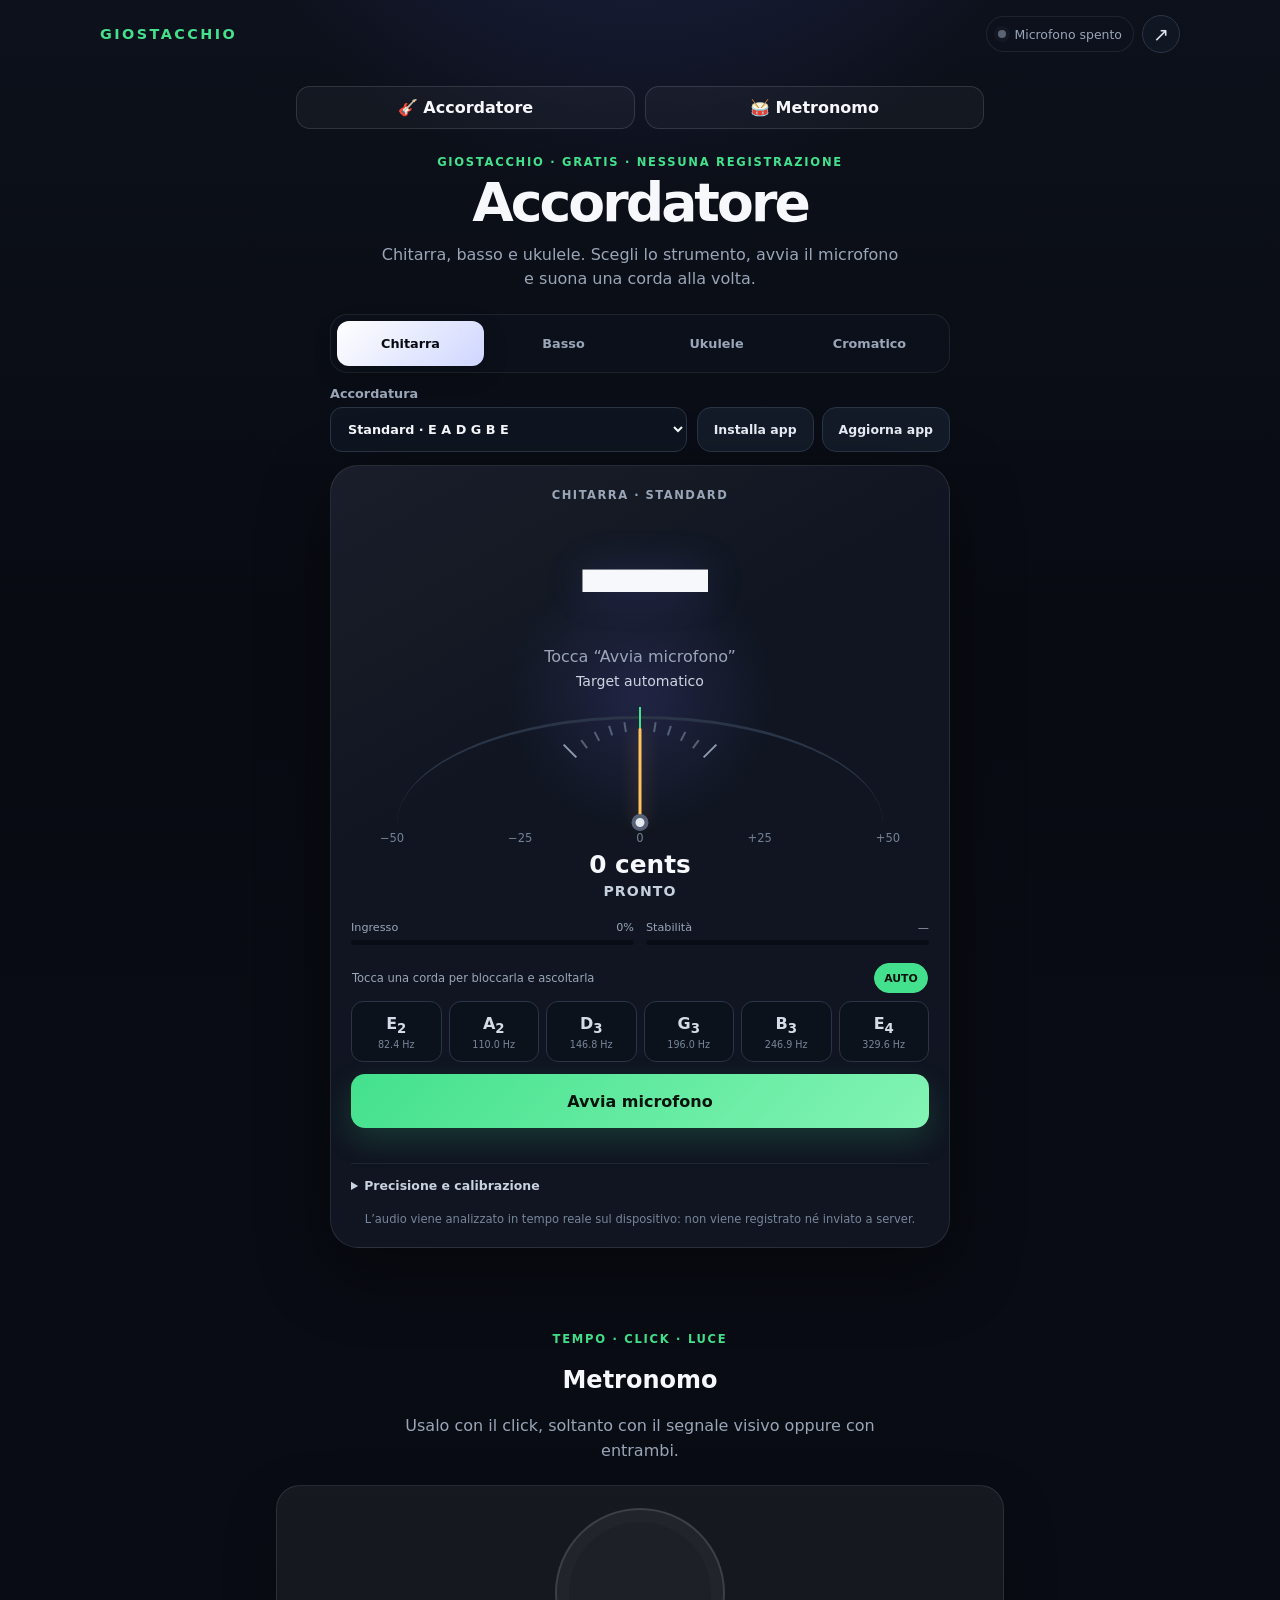
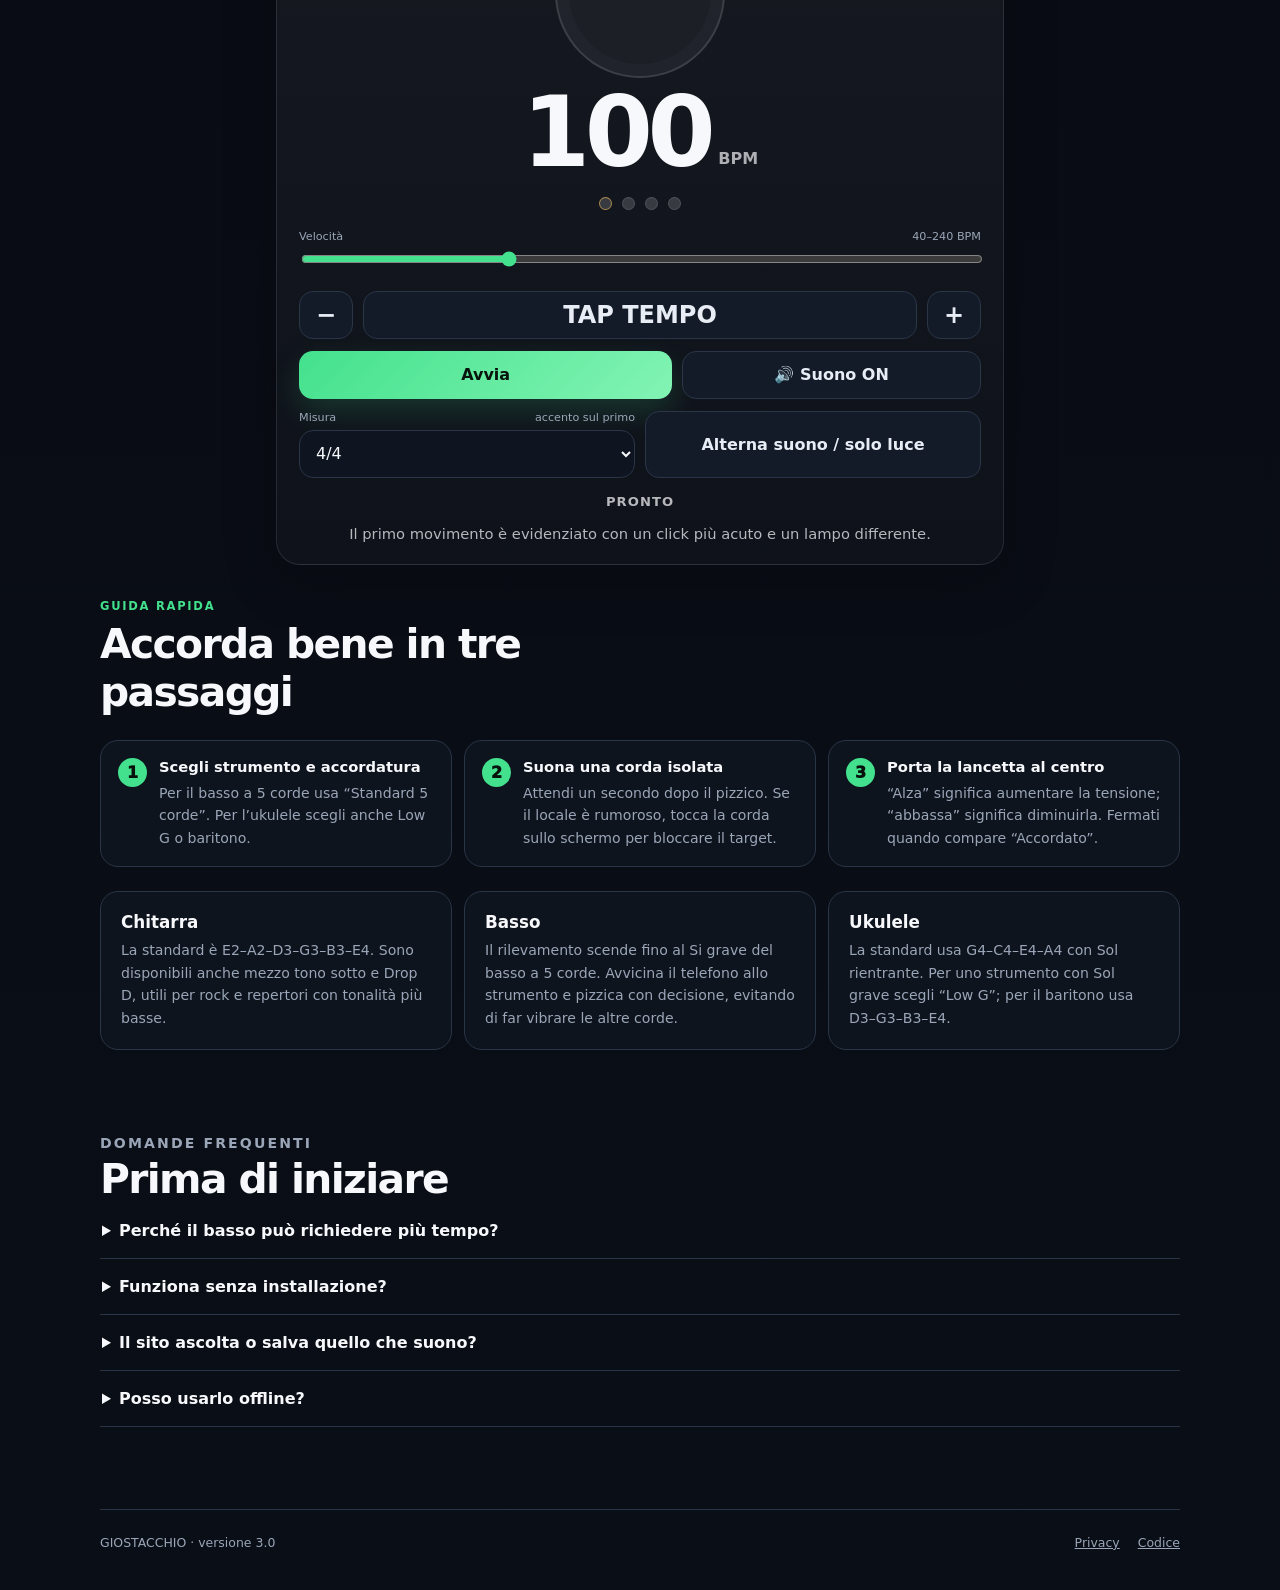
<file: index.html>
<!doctype html>
<html lang="it">
<head>
  <meta charset="utf-8">
  <meta name="viewport" content="width=device-width,initial-scale=1,viewport-fit=cover">
  <meta name="theme-color" content="#080b12">
  <meta name="color-scheme" content="dark">
  <meta name="description" content="GIOSTACCHIO: accordatore e metronomo online gratuito per chitarra, basso e ukulele. Preciso, installabile, con metronomo acustico e visivo.">
  <meta name="robots" content="index,follow">
  <meta property="og:type" content="website">
  <meta property="og:locale" content="it_IT">
  <meta property="og:title" content="GIOSTACCHIO — Accordatore e metronomo">
  <meta property="og:description" content="Accorda e studia il tempo dal browser, gratis e senza registrazione. Microfono elaborato solo sul dispositivo.">
  <meta name="twitter:card" content="summary">
  <link rel="canonical" href="https://giostacchio.github.io/Accordatore-indaco-/">
  <link rel="manifest" href="./manifest.webmanifest">
  <link rel="icon" href="./favicon.ico" sizes="any">
  <link rel="apple-touch-icon" href="./apple-touch-icon.png">
  <link rel="stylesheet" href="./styles.css">
  <link rel="stylesheet" href="./metronome.css">
  <meta name="mobile-web-app-capable" content="yes">
  <meta name="apple-mobile-web-app-capable" content="yes">
  <meta name="apple-mobile-web-app-status-bar-style" content="black-translucent">
  <meta name="apple-mobile-web-app-title" content="GIOSTACCHIO">
  <title>GIOSTACCHIO | Accordatore e metronomo per musicisti</title>
  <script type="application/ld+json">
  {
    "@context": "https://schema.org",
    "@type": "WebApplication",
    "name": "GIOSTACCHIO",
    "url": "https://giostacchio.github.io/Accordatore-indaco-/",
    "applicationCategory": "MusicApplication",
    "operatingSystem": "Qualsiasi browser moderno",
    "inLanguage": "it",
    "isAccessibleForFree": true,
    "description": "Accordatore cromatico e metronomo gratuito per chitarra, basso e ukulele con elaborazione locale del microfono."
  }
  </script>
  <script defer src="./config.js"></script>
  <script defer src="./app.js"></script>
  <script defer src="./metronome.js"></script>
</head>
<body>
  <a class="skip-link" href="#accordatore">Vai agli strumenti</a>

  <header class="topbar">
    <a class="brand" href="./" aria-label="GIOSTACCHIO, pagina iniziale"><span>GIOSTACCHIO</span></a>
    <div class="top-actions">
      <span class="privacy-chip"><span id="micDot" class="mic-dot" aria-hidden="true"></span><span id="micPrivacy">Microfono spento</span></span>
      <button id="shareBtn" class="icon-button" type="button" aria-label="Condividi GIOSTACCHIO" title="Condividi">↗</button>
    </div>
  </header>

  <nav class="tool-switcher" aria-label="Strumenti principali">
    <a href="#accordatore">🎸 Accordatore</a>
    <a href="#metronomo">🥁 Metronomo</a>
  </nav>

  <main>
    <section id="accordatore" class="tuner-shell" aria-labelledby="pageTitle">
      <div class="intro">
        <p class="eyebrow">GIOSTACCHIO · GRATIS · NESSUNA REGISTRAZIONE</p>
        <h1 id="pageTitle">Accordatore</h1>
        <p>Chitarra, basso e ukulele. Scegli lo strumento, avvia il microfono e suona una corda alla volta.</p>
      </div>

      <div class="instrument-tabs" role="tablist" aria-label="Scegli lo strumento">
        <button class="instrument active" type="button" role="tab" aria-selected="true" data-instrument="guitar">Chitarra</button>
        <button class="instrument" type="button" role="tab" aria-selected="false" data-instrument="bass">Basso</button>
        <button class="instrument" type="button" role="tab" aria-selected="false" data-instrument="ukulele">Ukulele</button>
        <button class="instrument" type="button" role="tab" aria-selected="false" data-instrument="chromatic">Cromatico</button>
      </div>

      <div class="tuning-row">
        <label for="tuningSelect">
          <span>Accordatura</span>
          <select id="tuningSelect"></select>
        </label>
        <div class="install-actions">
          <button id="installBtn" class="secondary compact" type="button">Installa app</button>
          <button id="updateAppBtn" class="secondary compact" type="button">Aggiorna app</button>
        </div>
      </div>

      <div class="tuner-card">
        <div id="modeLabel" class="mode-label">Chitarra · Standard</div>

        <div class="note-wrap" aria-live="off">
          <span id="note" class="note">—</span><span id="octave" class="octave"></span>
          <div id="freq" class="freq">Tocca “Avvia microfono”</div>
          <div id="target" class="target">Target automatico</div>
        </div>

        <div class="meter" aria-hidden="true">
          <div class="arc"></div>
          <div id="ticks" class="ticks"></div>
          <div id="needle" class="needle"></div>
          <div class="pivot"></div>
        </div>
        <div class="scale"><span>−50</span><span>−25</span><span>0</span><span>+25</span><span>+50</span></div>
        <div id="cents" class="cents">0 cents</div>
        <div id="status" class="status" aria-live="polite">PRONTO</div>

        <div class="signal-grid" aria-label="Qualità del segnale">
          <div>
            <div class="signal-label"><span>Ingresso</span><span id="levelText">0%</span></div>
            <div class="signal-track"><i id="levelBar"></i></div>
          </div>
          <div>
            <div class="signal-label"><span>Stabilità</span><span id="confidenceText">—</span></div>
            <div class="signal-track confidence"><i id="confidenceBar"></i></div>
          </div>
        </div>

        <div class="target-heading">
          <span id="stringsHint">Tocca una corda per bloccarla e ascoltarla</span>
          <button id="autoTargetBtn" class="text-button active" type="button" aria-pressed="true">AUTO</button>
        </div>
        <div id="strings" class="strings"></div>

        <button id="startBtn" class="start" type="button">Avvia microfono</button>
        <div id="error" class="error" role="alert"></div>

        <details class="settings">
          <summary>Precisione e calibrazione</summary>
          <div class="settings-body">
            <label for="referencePitch">La di riferimento (A4)</label>
            <div class="reference-control">
              <input id="referencePitch" type="range" min="430" max="450" value="440" step="1">
              <output id="referenceValue" for="referencePitch">440 Hz</output>
            </div>
            <p>440 Hz è lo standard moderno. Cambialo solo se suoni con strumenti accordati su un riferimento diverso.</p>
          </div>
        </details>

        <p class="local-note">L’audio viene analizzato in tempo reale sul dispositivo: non viene registrato né inviato a server.</p>
      </div>
    </section>

    <section id="metronomo" class="metronome-shell metro-anchor" aria-labelledby="metroTitle">
      <div class="intro">
        <p class="eyebrow">TEMPO · CLICK · LUCE</p>
        <h2 id="metroTitle">Metronomo</h2>
        <p>Usalo con il click, soltanto con il segnale visivo oppure con entrambi.</p>
      </div>

      <div class="metro-card">
        <div class="metro-display">
          <div id="metroFlash" class="metro-light" aria-hidden="true"></div>
          <div class="metro-bpm-line"><strong id="metroBpmValue">100</strong><span>BPM</span></div>
        </div>

        <div id="metroBeats" class="metro-beats" aria-label="Movimenti della battuta"></div>

        <div class="metro-slider">
          <label for="metroBpm" class="signal-label"><span>Velocità</span><span>40–240 BPM</span></label>
          <input id="metroBpm" type="range" min="40" max="240" value="100" step="1">
        </div>

        <div class="metro-adjust">
          <button id="metroMinus" class="secondary" type="button" aria-label="Diminuisci BPM">−</button>
          <button id="metroTap" class="secondary" type="button">TAP TEMPO</button>
          <button id="metroPlus" class="secondary" type="button" aria-label="Aumenta BPM">+</button>
        </div>

        <div class="metro-actions">
          <button id="metroStart" class="start" type="button">Avvia</button>
          <button id="metroSound" class="secondary" type="button" aria-pressed="true">🔊 Suono ON</button>
        </div>

        <div class="metro-options">
          <label>
            <span class="signal-label"><span>Misura</span><span>accento sul primo</span></span>
            <select id="metroSignature" aria-label="Misura del metronomo">
              <option value="2">2/4</option>
              <option value="3">3/4</option>
              <option value="4" selected>4/4</option>
              <option value="6">6/8</option>
            </select>
          </label>
          <button class="secondary" type="button" onclick="document.getElementById('metroSound').click()">Alterna suono / solo luce</button>
        </div>

        <p id="metroStatus" class="metro-status" aria-live="polite">PRONTO</p>
        <p class="metro-note">Il primo movimento è evidenziato con un click più acuto e un lampo differente.</p>
      </div>
    </section>

    <section class="guide" aria-labelledby="guideTitle">
      <div class="section-heading">
        <p class="eyebrow">GUIDA RAPIDA</p>
        <h2 id="guideTitle">Accorda bene in tre passaggi</h2>
      </div>
      <ol class="steps">
        <li><span>1</span><div><strong>Scegli strumento e accordatura</strong><p>Per il basso a 5 corde usa “Standard 5 corde”. Per l’ukulele scegli anche Low G o baritono.</p></div></li>
        <li><span>2</span><div><strong>Suona una corda isolata</strong><p>Attendi un secondo dopo il pizzico. Se il locale è rumoroso, tocca la corda sullo schermo per bloccare il target.</p></div></li>
        <li><span>3</span><div><strong>Porta la lancetta al centro</strong><p>“Alza” significa aumentare la tensione; “abbassa” significa diminuirla. Fermati quando compare “Accordato”.</p></div></li>
      </ol>

      <div class="guide-grid">
        <article>
          <h3>Chitarra</h3>
          <p>La standard è E2–A2–D3–G3–B3–E4. Sono disponibili anche mezzo tono sotto e Drop D, utili per rock e repertori con tonalità più basse.</p>
        </article>
        <article>
          <h3>Basso</h3>
          <p>Il rilevamento scende fino al Si grave del basso a 5 corde. Avvicina il telefono allo strumento e pizzica con decisione, evitando di far vibrare le altre corde.</p>
        </article>
        <article>
          <h3>Ukulele</h3>
          <p>La standard usa G4–C4–E4–A4 con Sol rientrante. Per uno strumento con Sol grave scegli “Low G”; per il baritono usa D3–G3–B3–E4.</p>
        </article>
      </div>
    </section>

    <section id="supportBox" class="support-box" hidden>
      <div>
        <p class="eyebrow">SOSTIENI IL PROGETTO</p>
        <h2 id="supportTitle">Accessori utili per suonare</h2>
        <p id="supportDisclosure">Link affiliato: l’eventuale commissione non cambia il prezzo per te.</p>
      </div>
      <a id="supportLink" class="secondary" href="#" rel="sponsored nofollow noopener" target="_blank">Scopri gli accessori</a>
    </section>

    <section class="faq" aria-labelledby="faqTitle">
      <div class="section-heading">
        <p class="eyebrow">DOMANDE FREQUENTI</p>
        <h2 id="faqTitle">Prima di iniziare</h2>
      </div>
      <details><summary>Perché il basso può richiedere più tempo?</summary><p>Le frequenze gravi hanno onde più lunghe. Lascia risuonare la corda, tieni il telefono vicino e usa il blocco del target se il rilevamento salta di ottava.</p></details>
      <details><summary>Funziona senza installazione?</summary><p>Sì. Funziona direttamente nel browser. L’installazione aggiunge un’icona alla schermata Home e permette di riaprirlo come un’app.</p></details>
      <details><summary>Il sito ascolta o salva quello che suono?</summary><p>No. Il browser concede l’accesso al microfono solo dopo il tuo consenso e l’elaborazione avviene localmente. Quando fermi il microfono, la traccia audio viene chiusa.</p></details>
      <details><summary>Posso usarlo offline?</summary><p>Dopo la prima visita, i file essenziali vengono conservati dal browser. Accordatore e metronomo continuano a funzionare anche senza connessione su dispositivi compatibili.</p></details>
    </section>
  </main>

  <footer>
    <span>GIOSTACCHIO · versione 3.0</span>
    <nav aria-label="Informazioni">
      <a href="./privacy.html">Privacy</a>
      <a href="https://github.com/giostacchio/Accordatore-indaco-/" rel="noopener" target="_blank">Codice</a>
    </nav>
  </footer>
</body>
</html>
</file>
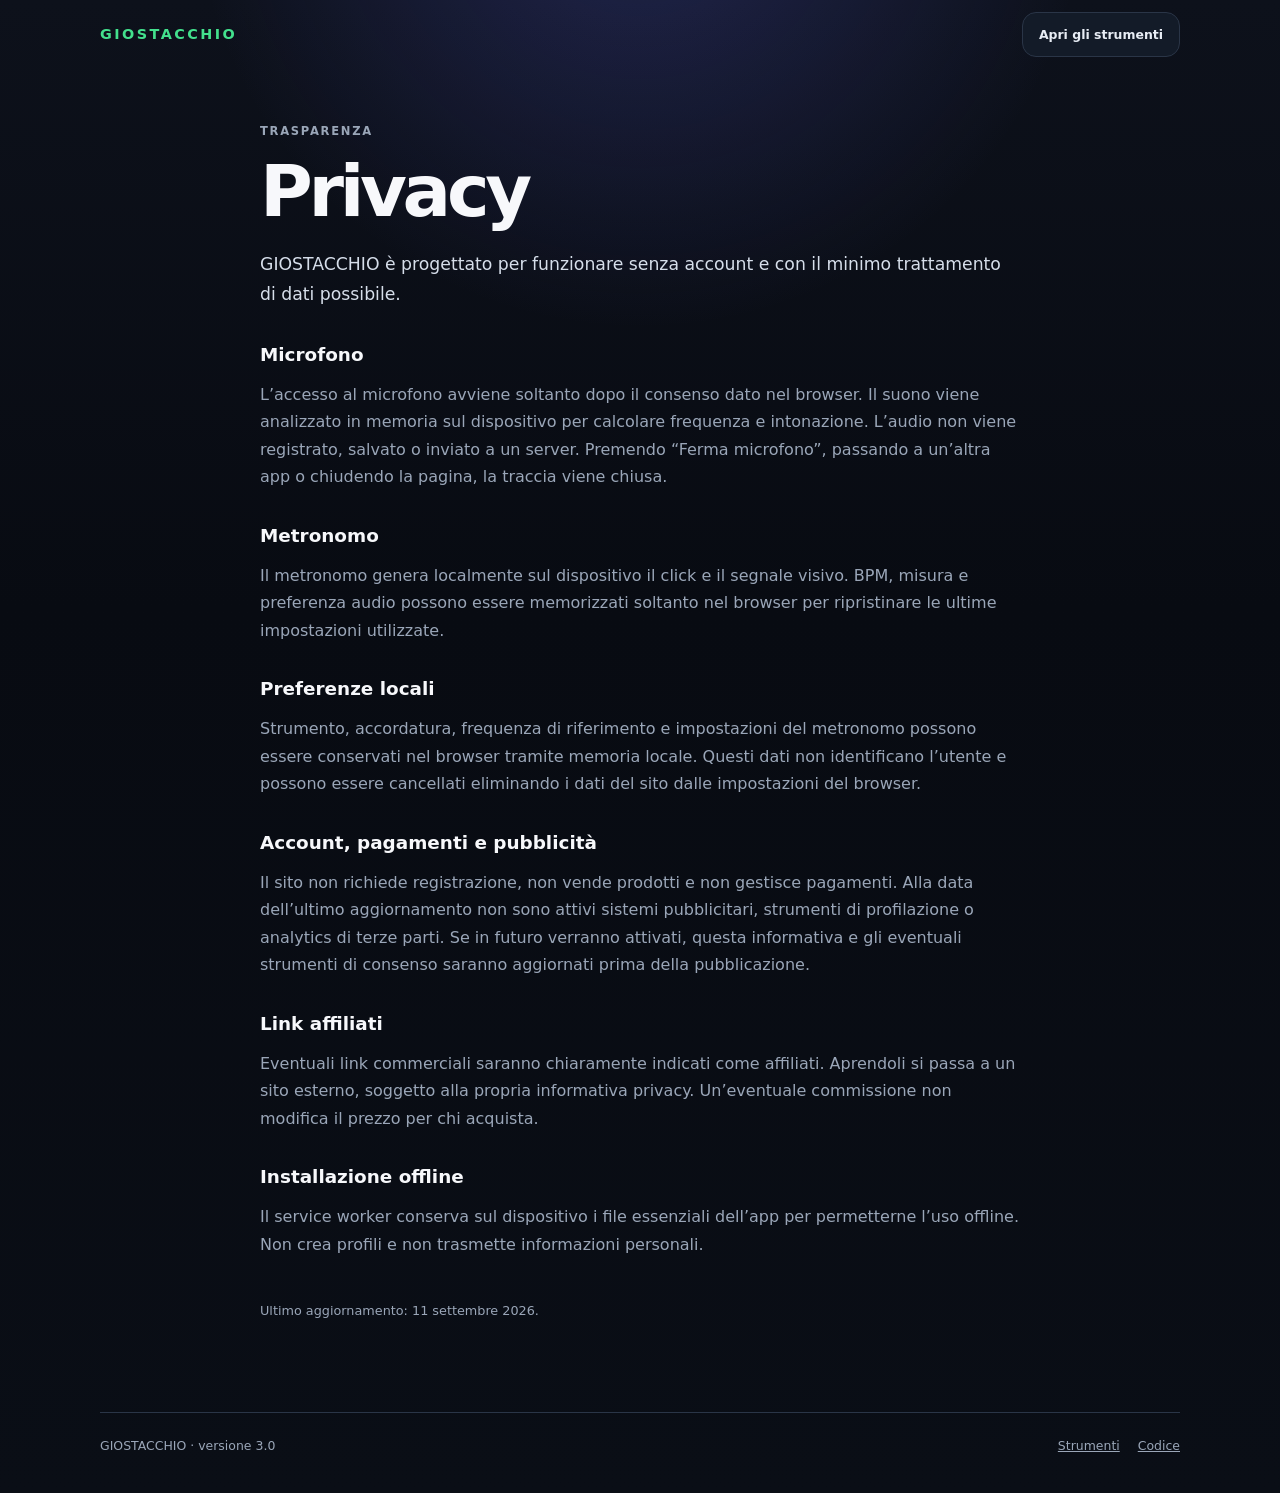
<file: privacy.html>
<!doctype html>
<html lang="it">
<head>
  <meta charset="utf-8">
  <meta name="viewport" content="width=device-width,initial-scale=1,viewport-fit=cover">
  <meta name="theme-color" content="#080b12">
  <meta name="description" content="Informativa privacy di GIOSTACCHIO.">
  <meta name="robots" content="index,follow">
  <link rel="canonical" href="https://giostacchio.github.io/Accordatore-indaco-/privacy.html">
  <link rel="icon" href="./favicon.ico" sizes="any">
  <link rel="stylesheet" href="./styles.css">
  <title>Privacy | GIOSTACCHIO</title>
</head>
<body>
  <header class="topbar">
    <a class="brand" href="./"><span>GIOSTACCHIO</span></a>
    <a class="secondary compact" href="./">Apri gli strumenti</a>
  </header>
  <main>
    <article class="legal">
      <p class="eyebrow">TRASPARENZA</p>
      <h1>Privacy</h1>
      <p class="legal-lead">GIOSTACCHIO è progettato per funzionare senza account e con il minimo trattamento di dati possibile.</p>

      <h2>Microfono</h2>
      <p>L’accesso al microfono avviene soltanto dopo il consenso dato nel browser. Il suono viene analizzato in memoria sul dispositivo per calcolare frequenza e intonazione. L’audio non viene registrato, salvato o inviato a un server. Premendo “Ferma microfono”, passando a un’altra app o chiudendo la pagina, la traccia viene chiusa.</p>

      <h2>Metronomo</h2>
      <p>Il metronomo genera localmente sul dispositivo il click e il segnale visivo. BPM, misura e preferenza audio possono essere memorizzati soltanto nel browser per ripristinare le ultime impostazioni utilizzate.</p>

      <h2>Preferenze locali</h2>
      <p>Strumento, accordatura, frequenza di riferimento e impostazioni del metronomo possono essere conservati nel browser tramite memoria locale. Questi dati non identificano l’utente e possono essere cancellati eliminando i dati del sito dalle impostazioni del browser.</p>

      <h2>Account, pagamenti e pubblicità</h2>
      <p>Il sito non richiede registrazione, non vende prodotti e non gestisce pagamenti. Alla data dell’ultimo aggiornamento non sono attivi sistemi pubblicitari, strumenti di profilazione o analytics di terze parti. Se in futuro verranno attivati, questa informativa e gli eventuali strumenti di consenso saranno aggiornati prima della pubblicazione.</p>

      <h2>Link affiliati</h2>
      <p>Eventuali link commerciali saranno chiaramente indicati come affiliati. Aprendoli si passa a un sito esterno, soggetto alla propria informativa privacy. Un’eventuale commissione non modifica il prezzo per chi acquista.</p>

      <h2>Installazione offline</h2>
      <p>Il service worker conserva sul dispositivo i file essenziali dell’app per permetterne l’uso offline. Non crea profili e non trasmette informazioni personali.</p>

      <p class="legal-date">Ultimo aggiornamento: 11 settembre 2026.</p>
    </article>
  </main>
  <footer>
    <span>GIOSTACCHIO · versione 3.0</span>
    <nav><a href="./">Strumenti</a><a href="https://github.com/giostacchio/Accordatore-indaco-/" rel="noopener" target="_blank">Codice</a></nav>
  </footer>
</body>
</html>
</file>
<file: styles.css>
:root {
  --bg: #080b12;
  --panel: #111722;
  --panel-strong: #171f2d;
  --text: #f7f8fb;
  --muted: #9aa6b8;
  --line: #2a3547;
  --indigo: #7577ff;
  --cyan: #54d7ff;
  --ok: #43e18d;
  --warn: #ffc45e;
  --hot: #ff6871;
  --shadow: 0 24px 70px rgb(0 0 0 / 38%);
}

* { box-sizing: border-box; }

html {
  min-height: 100%;
  scroll-behavior: smooth;
  background: var(--bg);
}

body {
  min-height: 100%;
  margin: 0;
  color: var(--text);
  font-family: Inter, ui-sans-serif, system-ui, -apple-system, BlinkMacSystemFont, "Segoe UI", sans-serif;
  background:
    radial-gradient(circle at 50% -8%, rgb(84 89 210 / 28%) 0, transparent 28rem),
    linear-gradient(180deg, #0d111b 0, #080b12 38rem, #0a0e16 100%);
}

button, select, input { font: inherit; }
button, a { -webkit-tap-highlight-color: transparent; }
a { color: inherit; }

.skip-link {
  position: fixed;
  z-index: 100;
  top: 10px;
  left: 10px;
  padding: 10px 14px;
  border-radius: 10px;
  color: #08110d;
  background: var(--ok);
  transform: translateY(-150%);
}

.skip-link:focus { transform: translateY(0); }

.topbar,
main,
footer {
  width: min(100% - 32px, 1080px);
  margin-inline: auto;
}

.topbar {
  min-height: 68px;
  display: flex;
  align-items: center;
  justify-content: space-between;
  gap: 16px;
}

.brand {
  text-decoration: none;
  font-size: .9rem;
  font-weight: 900;
  letter-spacing: .17em;
}

.brand span { color: var(--ok); }
.top-actions { display: flex; align-items: center; gap: 8px; }

.privacy-chip {
  display: inline-flex;
  align-items: center;
  gap: 8px;
  min-height: 36px;
  padding: 0 11px;
  border: 1px solid rgb(255 255 255 / 8%);
  border-radius: 999px;
  color: var(--muted);
  background: rgb(13 18 29 / 76%);
  font-size: .78rem;
}

.mic-dot {
  width: 8px;
  height: 8px;
  flex: 0 0 auto;
  border-radius: 50%;
  background: #5a6474;
  box-shadow: 0 0 0 4px rgb(255 255 255 / 3%);
}

.mic-dot.on {
  background: var(--ok);
  box-shadow: 0 0 14px rgb(67 225 141 / 75%);
}

.icon-button,
.text-button {
  border: 1px solid var(--line);
  color: #dbe3ef;
  background: #101722;
  cursor: pointer;
}

.icon-button {
  width: 38px;
  height: 38px;
  border-radius: 50%;
  font-size: 1.2rem;
}

.tuner-shell {
  width: min(100%, 620px);
  margin: 26px auto 84px;
}

.intro { text-align: center; margin-bottom: 22px; }
.eyebrow {
  margin: 0 0 7px;
  color: var(--ok);
  font-size: .72rem;
  font-weight: 900;
  letter-spacing: .15em;
}

.intro h1 {
  margin: 0;
  font-size: clamp(2rem, 7vw, 3.35rem);
  letter-spacing: -.055em;
  line-height: 1;
}

.intro > p:last-child {
  max-width: 520px;
  margin: 13px auto 0;
  color: var(--muted);
  line-height: 1.55;
}

.instrument-tabs {
  display: grid;
  grid-template-columns: repeat(4, 1fr);
  gap: 6px;
  padding: 6px;
  border: 1px solid rgb(255 255 255 / 8%);
  border-radius: 17px;
  background: rgb(12 17 27 / 90%);
}

.instrument {
  min-height: 45px;
  padding: 8px 6px;
  border: 0;
  border-radius: 12px;
  color: var(--muted);
  background: transparent;
  font-size: .8rem;
  font-weight: 850;
  cursor: pointer;
}

.instrument.active {
  color: #070a11;
  background: linear-gradient(135deg, #fff, #cfd6ff);
  box-shadow: 0 7px 24px rgb(0 0 0 / 20%);
}

.tuning-row {
  display: grid;
  grid-template-columns: 1fr auto;
  align-items: end;
  gap: 10px;
  margin: 13px 0;
}

.install-actions {
  display: flex;
  gap: 8px;
}

.tuning-row label,
.settings-body label {
  display: grid;
  gap: 6px;
  color: var(--muted);
  font-size: .8rem;
  font-weight: 750;
}

select {
  width: 100%;
  min-height: 45px;
  padding: 0 38px 0 13px;
  border: 1px solid var(--line);
  border-radius: 12px;
  color: var(--text);
  background: #0e1520;
}

.tuner-card {
  position: relative;
  overflow: hidden;
  padding: 22px 20px 18px;
  border: 1px solid rgb(255 255 255 / 9%);
  border-radius: 28px;
  background:
    linear-gradient(150deg, rgb(255 255 255 / 4%), transparent 35%),
    rgb(17 23 34 / 94%);
  box-shadow: var(--shadow);
}

.tuner-card::before {
  content: "";
  position: absolute;
  width: 280px;
  height: 280px;
  top: 90px;
  left: 50%;
  pointer-events: none;
  border-radius: 50%;
  background: radial-gradient(circle, rgb(117 119 255 / 16%), transparent 68%);
  transform: translateX(-50%);
}

.mode-label {
  position: relative;
  text-align: center;
  color: var(--muted);
  font-size: .72rem;
  font-weight: 800;
  letter-spacing: .13em;
  text-transform: uppercase;
}

.note-wrap {
  position: relative;
  min-height: 158px;
  padding-top: 12px;
  text-align: center;
}

.note {
  font-size: clamp(5.8rem, 24vw, 8.4rem);
  line-height: .9;
  font-weight: 950;
  letter-spacing: -.09em;
  text-shadow: 0 0 42px rgb(117 119 255 / 20%);
}

.octave {
  margin-left: 7px;
  color: var(--muted);
  font-size: 1.8rem;
  font-weight: 750;
}

.freq {
  margin-top: 12px;
  color: var(--muted);
  font-variant-numeric: tabular-nums;
}

.target {
  min-height: 21px;
  margin-top: 7px;
  color: #cdd5e2;
  font-size: .88rem;
}

.meter {
  position: relative;
  height: 135px;
  margin-top: 3px;
}

.arc {
  position: absolute;
  right: 8%;
  bottom: 8px;
  left: 8%;
  height: 108px;
  overflow: hidden;
  border-top: 3px solid var(--line);
  border-radius: 50% 50% 0 0 / 100% 100% 0 0;
}

.ticks {
  position: absolute;
  right: 8%;
  bottom: 11px;
  left: 8%;
  height: 106px;
}

.tick {
  position: absolute;
  bottom: 0;
  left: 50%;
  width: 2px;
  height: 10px;
  background: #536076;
  transform-origin: 50% 100%;
}

.tick.major { height: 18px; background: #8f9bb0; }
.tick.center { height: 24px; background: var(--ok); }

.needle {
  position: absolute;
  bottom: 8px;
  left: 50%;
  width: 3px;
  height: 96px;
  border-radius: 3px;
  background: var(--warn);
  box-shadow: 0 0 18px rgb(255 196 94 / 44%);
  transform: translateX(-50%) rotate(0deg);
  transform-origin: 50% 100%;
  transition: transform 90ms linear, background 140ms ease;
}

.pivot {
  position: absolute;
  bottom: 1px;
  left: 50%;
  width: 17px;
  height: 17px;
  border: 4px solid #566175;
  border-radius: 50%;
  background: #e4e9f0;
  transform: translateX(-50%);
}

.scale {
  display: flex;
  justify-content: space-between;
  margin-top: -1px;
  padding: 0 5%;
  color: #748196;
  font-size: .72rem;
}

.cents {
  margin-top: 5px;
  text-align: center;
  font-size: 1.55rem;
  font-weight: 850;
  font-variant-numeric: tabular-nums;
}

.status {
  min-height: 25px;
  margin-top: 4px;
  text-align: center;
  color: #c7d0dd;
  font-size: .88rem;
  font-weight: 900;
  letter-spacing: .08em;
}

.status.ok { color: var(--ok); }
.status.warn { color: var(--warn); }
.status.hot { color: var(--hot); }

.signal-grid {
  display: grid;
  grid-template-columns: 1fr 1fr;
  gap: 12px;
  margin-top: 13px;
}

.signal-label {
  display: flex;
  justify-content: space-between;
  margin-bottom: 6px;
  color: var(--muted);
  font-size: .7rem;
}

.signal-track {
  height: 5px;
  overflow: hidden;
  border-radius: 99px;
  background: #080d15;
}

.signal-track i {
  display: block;
  width: 0;
  height: 100%;
  border-radius: inherit;
  background: var(--cyan);
  transition: width 100ms linear;
}

.signal-track.confidence i { background: var(--ok); }

.target-heading {
  display: flex;
  align-items: center;
  justify-content: space-between;
  gap: 12px;
  margin: 18px 1px 8px;
  color: var(--muted);
  font-size: .72rem;
}

.text-button {
  flex: 0 0 auto;
  min-width: 54px;
  min-height: 30px;
  border-radius: 999px;
  font-size: .68rem;
  font-weight: 900;
}

.text-button.active {
  color: #06120c;
  border-color: var(--ok);
  background: var(--ok);
}

.strings {
  --strings: 6;
  display: grid;
  grid-template-columns: repeat(var(--strings), minmax(0, 1fr));
  gap: 7px;
}

.string {
  min-width: 0;
  min-height: 61px;
  padding: 8px 2px;
  border: 1px solid var(--line);
  border-radius: 12px;
  color: #d5dce7;
  background: #0c121c;
  cursor: pointer;
}

.string strong {
  display: block;
  font-size: 1rem;
}

.string small {
  display: block;
  overflow: hidden;
  margin-top: 3px;
  color: #78869a;
  font-size: .6rem;
  text-overflow: ellipsis;
}

.string:hover,
.string:focus-visible { border-color: #6876a3; }

.string.active {
  border-color: var(--ok);
  color: var(--ok);
  background: rgb(67 225 141 / 9%);
  box-shadow: inset 0 0 0 1px rgb(67 225 141 / 18%);
}

.start,
.secondary {
  display: inline-flex;
  align-items: center;
  justify-content: center;
  border: 0;
  border-radius: 14px;
  text-decoration: none;
  font-weight: 900;
  cursor: pointer;
}

.start {
  width: 100%;
  min-height: 54px;
  margin-top: 12px;
  color: #06140c;
  background: linear-gradient(135deg, var(--ok), #83f4b4);
  box-shadow: 0 12px 30px rgb(67 225 141 / 17%);
}

.start.stop {
  color: #f2f5fa;
  background: #293448;
  box-shadow: none;
}

.secondary {
  min-height: 45px;
  padding: 0 16px;
  color: #e8edf5;
  border: 1px solid var(--line);
  background: #131b28;
}

.secondary.compact { font-size: .78rem; }
.error { min-height: 19px; margin-top: 8px; color: #ff8c91; text-align: center; font-size: .78rem; }

.settings {
  margin-top: 8px;
  border-top: 1px solid rgb(255 255 255 / 7%);
}

.settings summary {
  padding: 14px 0 6px;
  color: #c9d2df;
  font-size: .78rem;
  font-weight: 800;
  cursor: pointer;
}

.settings-body {
  padding: 8px 0 2px;
}

.settings-body p,
.local-note {
  color: #77859a;
  font-size: .72rem;
  line-height: 1.55;
}

.reference-control {
  display: grid;
  grid-template-columns: 1fr 68px;
  align-items: center;
  gap: 12px;
  margin-top: 8px;
}

input[type="range"] { accent-color: var(--ok); }

output {
  padding: 7px;
  border: 1px solid var(--line);
  border-radius: 9px;
  text-align: center;
  color: #dce4ef;
  background: #0c121c;
  font-size: .75rem;
  font-variant-numeric: tabular-nums;
}

.local-note { margin: 12px 0 0; text-align: center; }

.guide,
.faq {
  margin: 0 0 82px;
}

.section-heading { max-width: 620px; }

.section-heading h2,
.support-box h2 {
  margin: 0;
  font-size: clamp(1.7rem, 5vw, 2.55rem);
  letter-spacing: -.04em;
}

.steps {
  display: grid;
  grid-template-columns: repeat(3, 1fr);
  gap: 12px;
  margin: 24px 0;
  padding: 0;
  list-style: none;
}

.steps li,
.guide-grid article {
  border: 1px solid var(--line);
  border-radius: 18px;
  background: rgb(17 23 34 / 70%);
}

.steps li { display: flex; gap: 12px; padding: 17px; }
.steps li > span {
  display: grid;
  width: 29px;
  height: 29px;
  flex: 0 0 auto;
  place-items: center;
  border-radius: 50%;
  color: #07120c;
  background: var(--ok);
  font-weight: 950;
}

.steps strong { display: block; font-size: .92rem; }
.steps p,
.guide-grid p,
.faq p,
.support-box p {
  margin: 7px 0 0;
  color: var(--muted);
  font-size: .88rem;
  line-height: 1.6;
}

.guide-grid {
  display: grid;
  grid-template-columns: repeat(3, 1fr);
  gap: 12px;
}

.guide-grid article { padding: 20px; }
.guide-grid h3 { margin: 0; font-size: 1.05rem; }

.support-box {
  display: flex;
  align-items: center;
  justify-content: space-between;
  gap: 24px;
  margin: -35px 0 82px;
  padding: 24px;
  border: 1px solid #38456a;
  border-radius: 20px;
  background: linear-gradient(135deg, rgb(117 119 255 / 15%), rgb(17 23 34 / 80%));
}

.support-box[hidden] { display: none; }
.support-box .secondary { flex: 0 0 auto; }

.faq details {
  border-bottom: 1px solid var(--line);
}

.faq summary {
  padding: 18px 2px;
  font-size: 1rem;
  font-weight: 800;
  cursor: pointer;
}

.faq details p { max-width: 780px; margin: -6px 0 19px; }

footer {
  display: flex;
  justify-content: space-between;
  gap: 20px;
  padding: 25px 0 40px;
  border-top: 1px solid var(--line);
  color: var(--muted);
  font-size: .78rem;
}

footer nav { display: flex; gap: 18px; }

.legal {
  max-width: 760px;
  margin: 54px auto 90px;
}

.legal h1 {
  margin: 0 0 15px;
  font-size: clamp(2.4rem, 8vw, 4.5rem);
  letter-spacing: -.06em;
}

.legal h2 {
  margin: 34px 0 8px;
  font-size: 1.15rem;
}

.legal p {
  color: var(--muted);
  line-height: 1.72;
}

.legal .legal-lead {
  color: #d6deea;
  font-size: 1.08rem;
}

.legal-date {
  margin-top: 42px;
  font-size: .8rem;
}

:focus-visible {
  outline: 3px solid rgb(84 215 255 / 75%);
  outline-offset: 3px;
}

@media (max-width: 760px) {
  .topbar, main, footer { width: min(100% - 24px, 1080px); }
  .tuner-shell { margin-top: 17px; }
  .steps, .guide-grid { grid-template-columns: 1fr; }
  .support-box { align-items: flex-start; flex-direction: column; }
}

@media (max-width: 520px) {
  .privacy-chip span:last-child { display: none; }
  .instrument-tabs { grid-template-columns: repeat(2, 1fr); }
  .tuning-row { grid-template-columns: 1fr; }
  .install-actions { display: grid; grid-template-columns: 1fr 1fr; }
  .tuning-row .secondary { width: 100%; }
  .tuner-card { padding: 20px 14px 16px; border-radius: 23px; }
  .strings { gap: 5px; }
  .string { min-height: 57px; }
  .signal-grid { gap: 8px; }
  footer { align-items: flex-start; flex-direction: column; }
}

@media (max-height: 720px) and (min-width: 521px) {
  .note-wrap { min-height: 132px; }
  .note { font-size: 5.8rem; }
  .meter { height: 116px; }
  .arc { height: 90px; }
  .ticks { height: 88px; }
  .needle { height: 79px; }
}

@media (prefers-reduced-motion: reduce) {
  html { scroll-behavior: auto; }
  *, *::before, *::after { transition-duration: .01ms !important; animation-duration: .01ms !important; }
}
</file>
<file: metronome.css>
.tool-switcher{display:flex;gap:10px;justify-content:center;max-width:720px;margin:18px auto 4px;padding:0 16px}.tool-switcher a{flex:1;text-align:center;text-decoration:none;border:1px solid rgba(255,255,255,.12);border-radius:14px;padding:11px 14px;font-weight:800;background:rgba(255,255,255,.035);color:var(--text,#f7f7f8)}.tool-switcher a:hover,.tool-switcher a:focus-visible{border-color:var(--accent,#82eefd);outline:none}.metronome-shell{max-width:760px;margin:34px auto 0;padding:0 16px 34px}.metronome-shell .intro{text-align:center}.metro-card{margin-top:18px;border:1px solid rgba(255,255,255,.1);border-radius:24px;background:linear-gradient(180deg,rgba(255,255,255,.055),rgba(255,255,255,.025));padding:22px;box-shadow:0 18px 55px rgba(0,0,0,.18)}.metro-display{display:grid;place-items:center;gap:10px}.metro-light{width:min(42vw,170px);aspect-ratio:1;border-radius:50%;border:2px solid rgba(255,255,255,.14);background:rgba(255,255,255,.035);box-shadow:inset 0 0 0 12px rgba(255,255,255,.02);transition:transform .08s ease,background .08s ease,box-shadow .08s ease}.metro-light.pulse{transform:scale(1.055);background:rgba(130,238,253,.34);box-shadow:0 0 42px rgba(130,238,253,.45),inset 0 0 0 12px rgba(130,238,253,.09)}.metro-light.pulse.accent{background:rgba(255,199,92,.42);box-shadow:0 0 48px rgba(255,199,92,.52),inset 0 0 0 12px rgba(255,199,92,.12)}.metro-bpm-line{display:flex;align-items:flex-end;gap:8px;justify-content:center}.metro-bpm-line strong{font-size:clamp(58px,14vw,98px);line-height:.9;letter-spacing:-.055em}.metro-bpm-line span{font-weight:800;opacity:.68;padding-bottom:9px}.metro-beats{display:flex;justify-content:center;gap:10px;margin:20px 0 8px}.metro-beat{width:13px;height:13px;border-radius:50%;background:rgba(255,255,255,.16);border:1px solid rgba(255,255,255,.12);transition:transform .08s ease,background .08s ease}.metro-beat.accent{border-color:rgba(255,199,92,.58)}.metro-beat.active{transform:scale(1.45);background:var(--accent,#82eefd)}.metro-beat.accent.active{background:#ffc75c}.metro-slider{margin:20px 0}.metro-slider input{width:100%}.metro-adjust{display:grid;grid-template-columns:54px 1fr 54px;gap:10px}.metro-adjust button,.metro-actions button,.metro-options button,.metro-options select{min-height:48px;border-radius:14px}.metro-adjust button{font-size:24px;font-weight:900}.metro-actions{display:grid;grid-template-columns:1.25fr 1fr;gap:10px;margin-top:12px}.metro-actions .start{margin:0}.metro-options{display:grid;grid-template-columns:1fr 1fr;gap:10px;margin-top:12px}.metro-options select,.metro-options button{width:100%;padding:0 12px}.metro-status{text-align:center;font-size:.82rem;font-weight:900;letter-spacing:.08em;margin:16px 0 0;opacity:.72}.metro-note{margin:16px 0 0;text-align:center;font-size:.92rem;opacity:.72}.metro-anchor{scroll-margin-top:88px}@media(max-width:560px){.tool-switcher{padding:0 12px}.metronome-shell{padding:0 12px 30px}.metro-card{padding:18px 14px;border-radius:20px}.metro-options{grid-template-columns:1fr}.metro-actions{grid-template-columns:1fr 1fr}.metro-adjust{grid-template-columns:50px 1fr 50px}}
</file>
